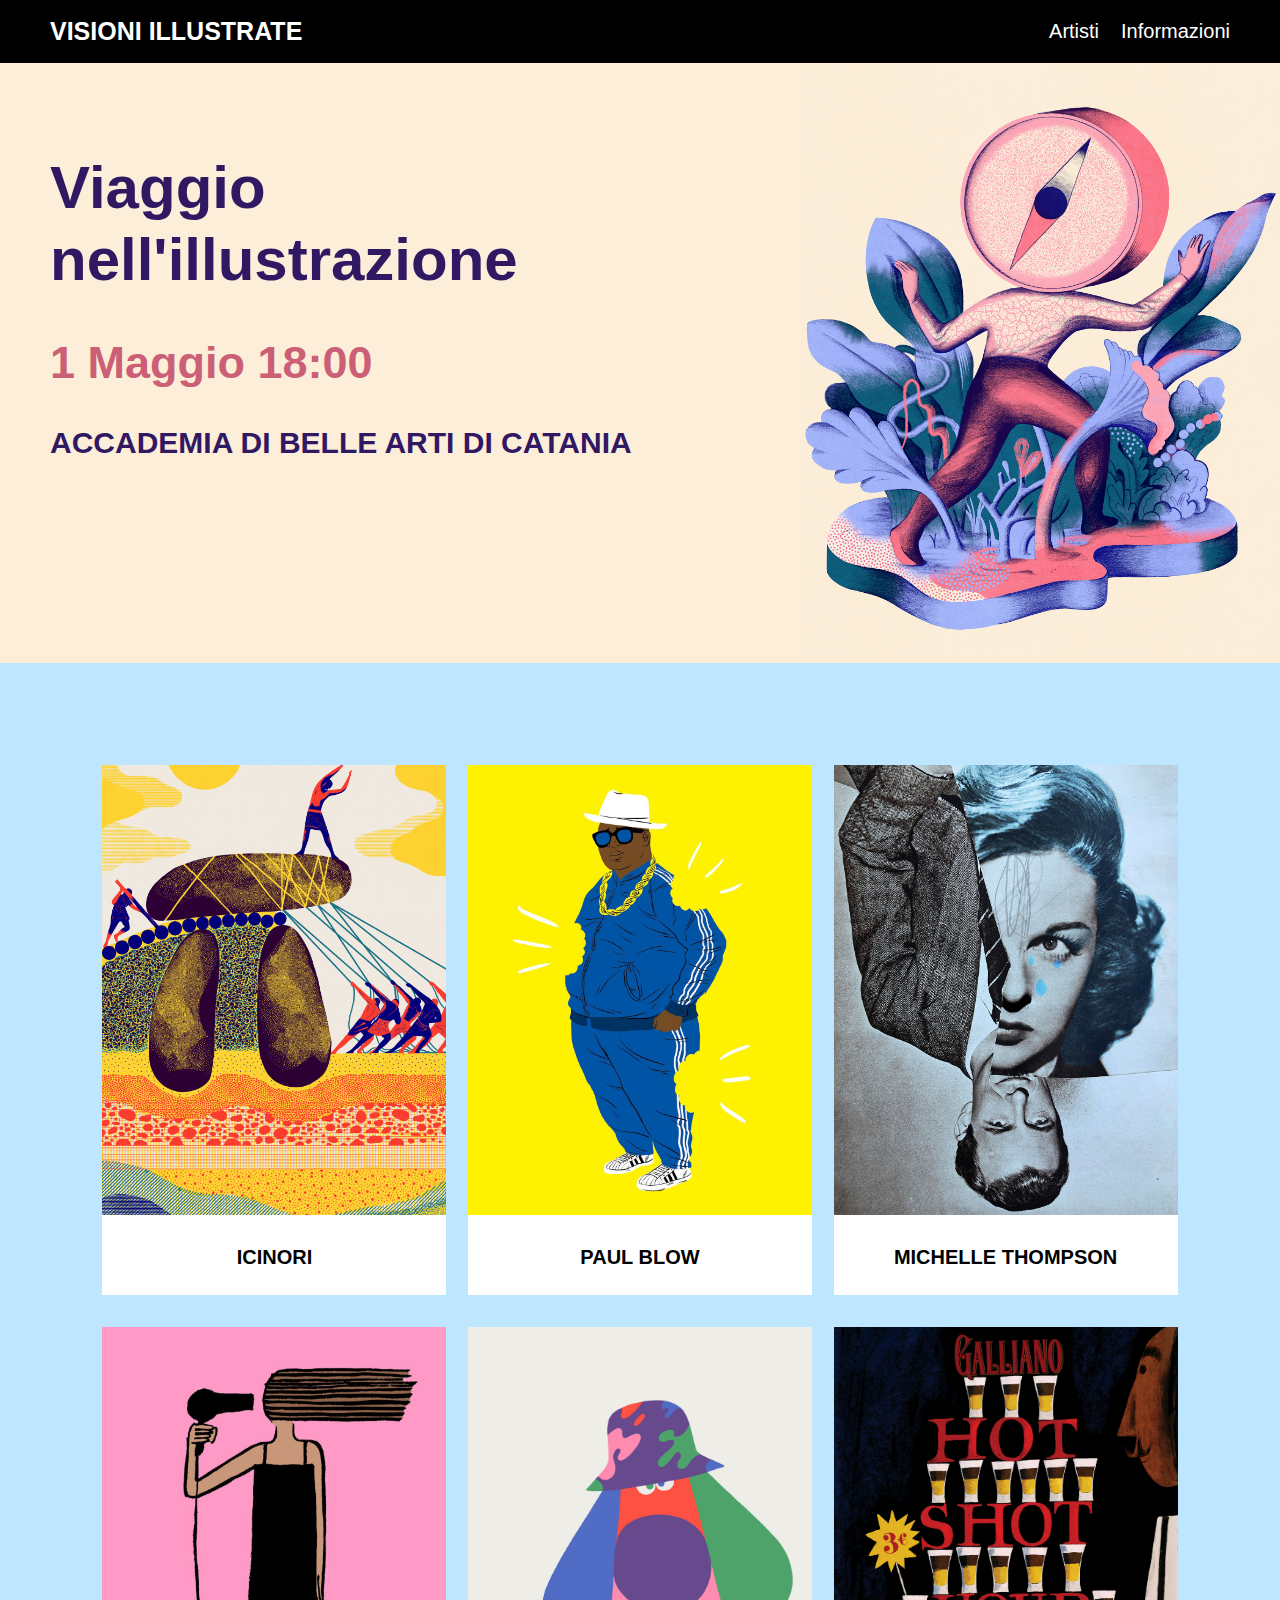
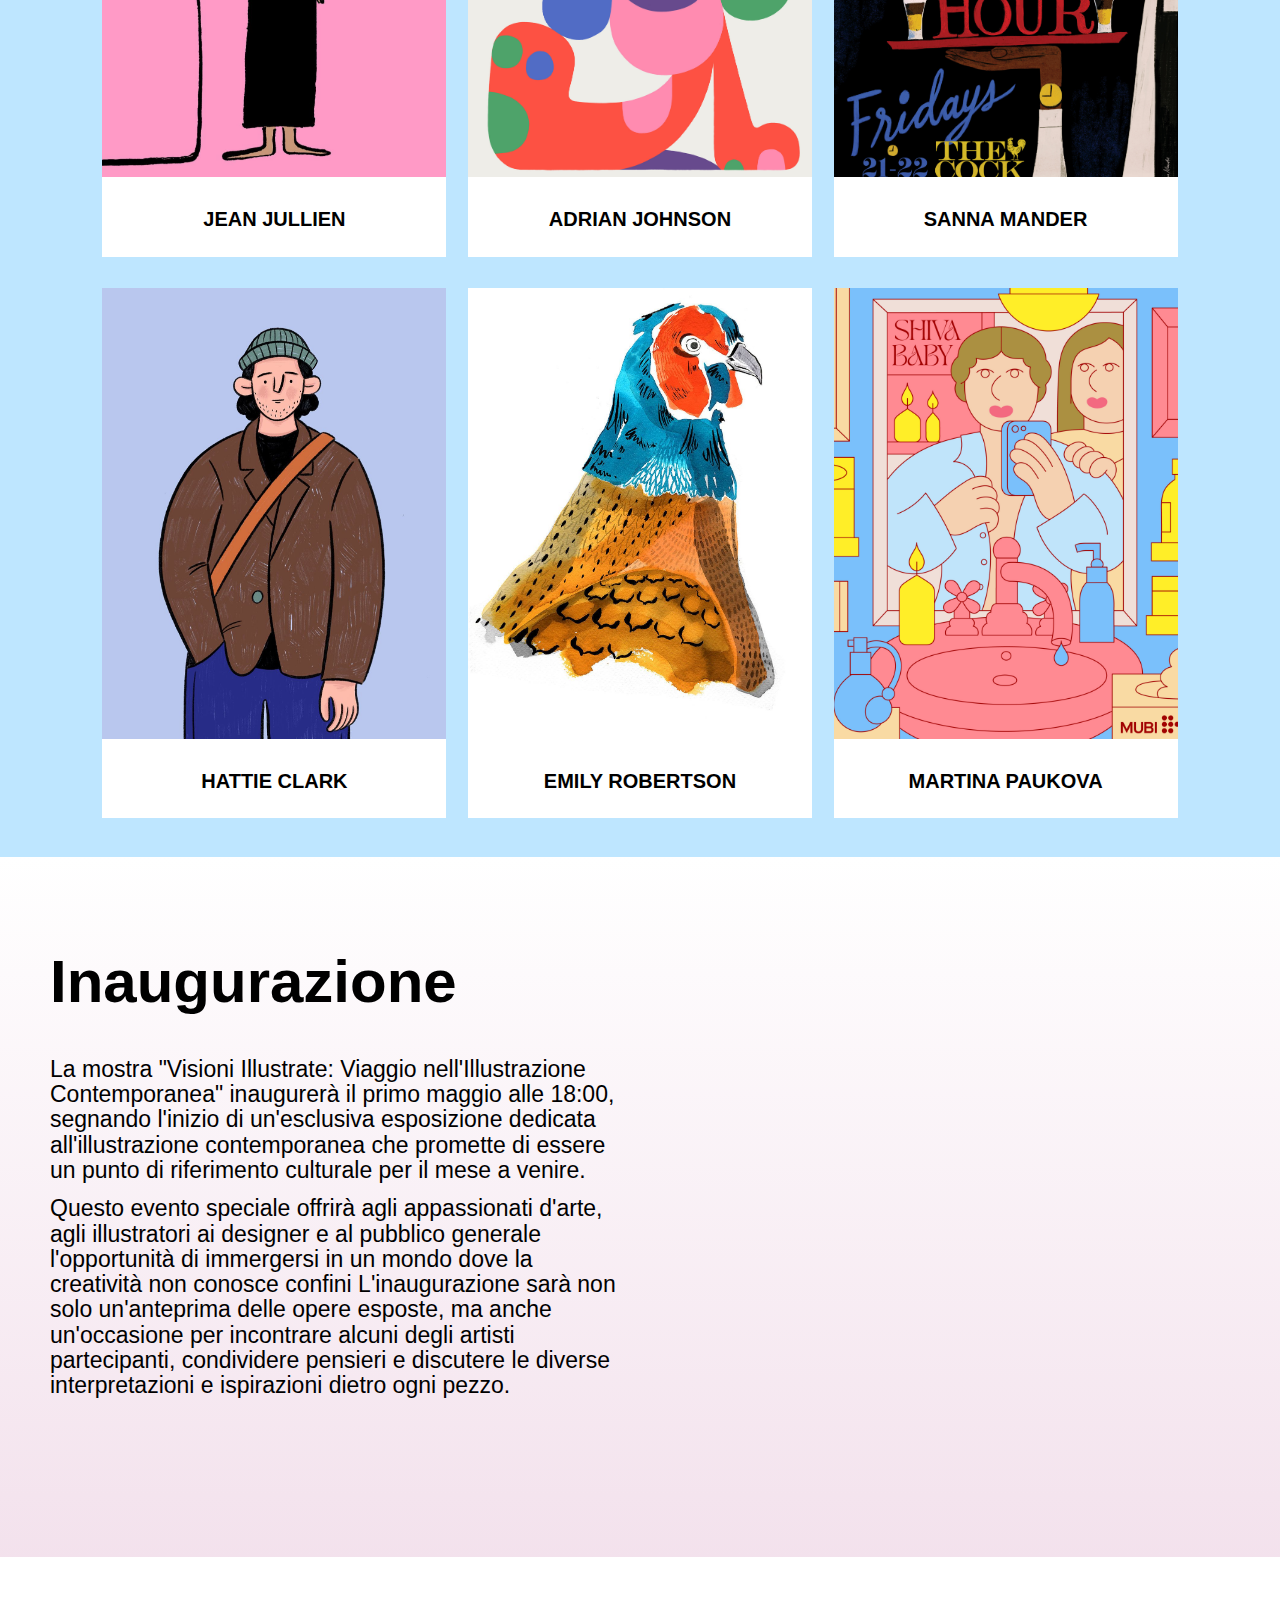
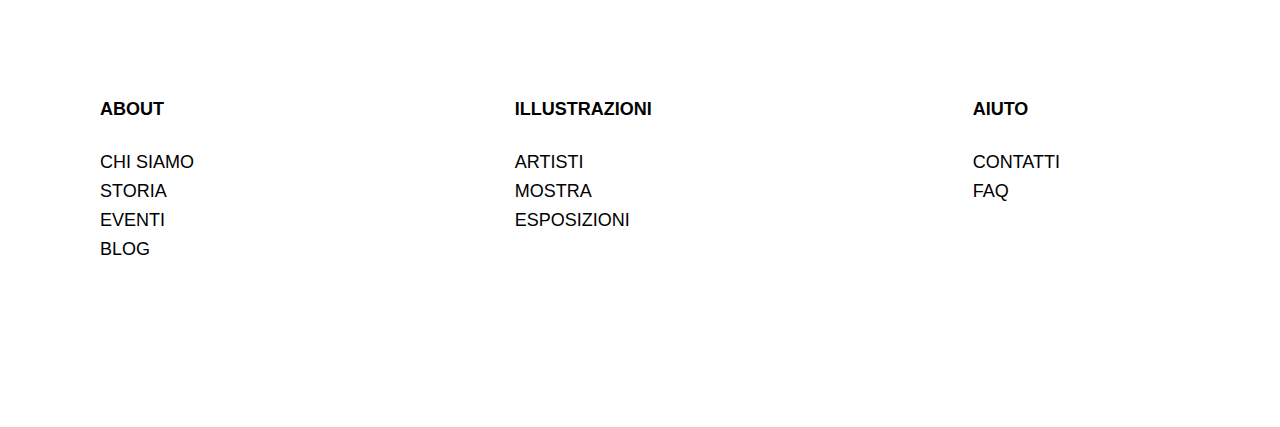
<file: index.html>
<!DOCTYPE html>
<html lang="en">
<head>
   <meta charset="UTF-8">
   <meta name="viewport" content="width=device-width, initial-scale=1.0">
   <title>Visioni Illustrate</title>
   <link rel="stylesheet" href="css/style.css"/>
</head>
<body>
   <header>
      <h1>VISIONI ILLUSTRATE</h1>
      <nav>
         <ul>
         <li><a href="artisti.html">Artisti</a></li>
         <li><a href="infomostra.html">Informazioni</a></li>
         </ul>
      </nav>
   </header>
   
   <main>
   <div class="herosection">   
      
      <div class="textherosection">   
         <h1>Viaggio nell'illustrazione</h1>
            <h2>1 Maggio 18:00</h2>
            <p>ACCADEMIA DI BELLE ARTI DI CATANIA</p>
      </div>
      
      <div class="imgherosection">
         <img src="img/icinori/icinori/AP_Icinori_MOXIE_1_2x.jpg" alt="">      
      </div>
   </div>
         
   <div class="cards">
      <div class="card">
         <a href="icinori.html"><img src="img/icinori/icinori/AP_Icinori_ARCHEO_2_2x-scaled.jpg" alt=""></a>
      <h4>ICINORI</h4>
      </div>

      <div class="card">
        <a href="paulblow.html"><img src="img/paul-blow/Handsome-Frank-Paul Blow (7).jpg" alt=""></a>
         <h4>PAUL BLOW</h4>
      </div>

      <div class="card">
         <a href="thompson.html"><img src="img/michelle-thompson/Handsome-Frank-Michelle Thompson (1).jpg" alt=""></a>
         <h4>MICHELLE THOMPSON</h4>
      </div>

      <div class="card">
        <img src="img/jean-jullien/Handsome-Frank-Jean Jullien (1).jpg" alt="">
      <h4>JEAN JULLIEN</h4>
      </div>

      <div class="card">
         <img src="img/adrian-johnson/AP_Adrian_Johnson_DAWG_2x-scaled.jpg" alt="">
         <h4>ADRIAN JOHNSON</h4>
      </div>

      <div class="card">
         <img src="img/sanna-mander/AP_Sanna_Mander_thecock-hotshots_2x-scaled.jpg" alt="">
         <h4>SANNA MANDER</h4>
      </div>

      <div class="card">
         <img src="img/hattie-clark/Handsome-Frank-Hattie Clark (1).jpg" alt="">
         <h4>HATTIE CLARK</h4>
      </div>

      <div class="card">
         <img src="img/emily-robertson/Handsome-Frank-Emily Robertson.jpg" alt="">
         <h4>EMILY ROBERTSON</h4>
      </div>

      <div class="card">
         <img src="img/martina-paukova/martina-paukova/AP_Martina_Paukova_MUBI-scaled.jpg" alt="">
         <h4>MARTINA PAUKOVA</h4>
      </div>
   </div>
   
   <div class="inaugurazione">
      <div class="testo_ina">
      <h1 id="arrivo">Inaugurazione</h1>
      
      <div class="p1">
      <p>
         La mostra "Visioni Illustrate: Viaggio nell'Illustrazione Contemporanea" inaugurerà il primo maggio alle 18:00,
         segnando l'inizio di un'esclusiva esposizione dedicata all'illustrazione contemporanea che promette di essere un
         punto di riferimento culturale per il mese a venire.
      </p>
   </div>

   <div class="p2">
      <p>
         Questo evento speciale offrirà agli appassionati d'arte, agli illustratori
         ai designer e al pubblico generale l'opportunità di immergersi in un mondo dove la creatività non conosce confini
         L'inaugurazione sarà non solo un'anteprima delle opere esposte, ma anche un'occasione per incontrare alcuni degli artisti partecipanti,
         condividere pensieri e discutere le diverse interpretazioni e ispirazioni dietro ogni pezzo.
      </p>
   </div>
      </div>
   </div>
   
   <div class="footer-container">
      <div class="footer">
      <div class="footer-heading footer-1000000">
          <h6>ABOUT</h6>
          <a href="#">CHI SIAMO</a>
          <a href="#">STORIA</a>
          <a href="#">EVENTI</a>
          <a href="#">BLOG</a>
        </div>
        <div class="footer-heading footer-2">
          <h6>ILLUSTRAZIONI</h6>
          <a href="#">ARTISTI</a>
          <a href="#">MOSTRA</a>
          <a href="#">ESPOSIZIONI</a>
        </div>
        <div class="footer-heading footer-3">
          <h6>AIUTO</h6>
          <a href="#">CONTATTI</a>
          <a href="#">FAQ</a>
        </div>
      </div>
    </div>
   </main>
</body>
</html>
</file>
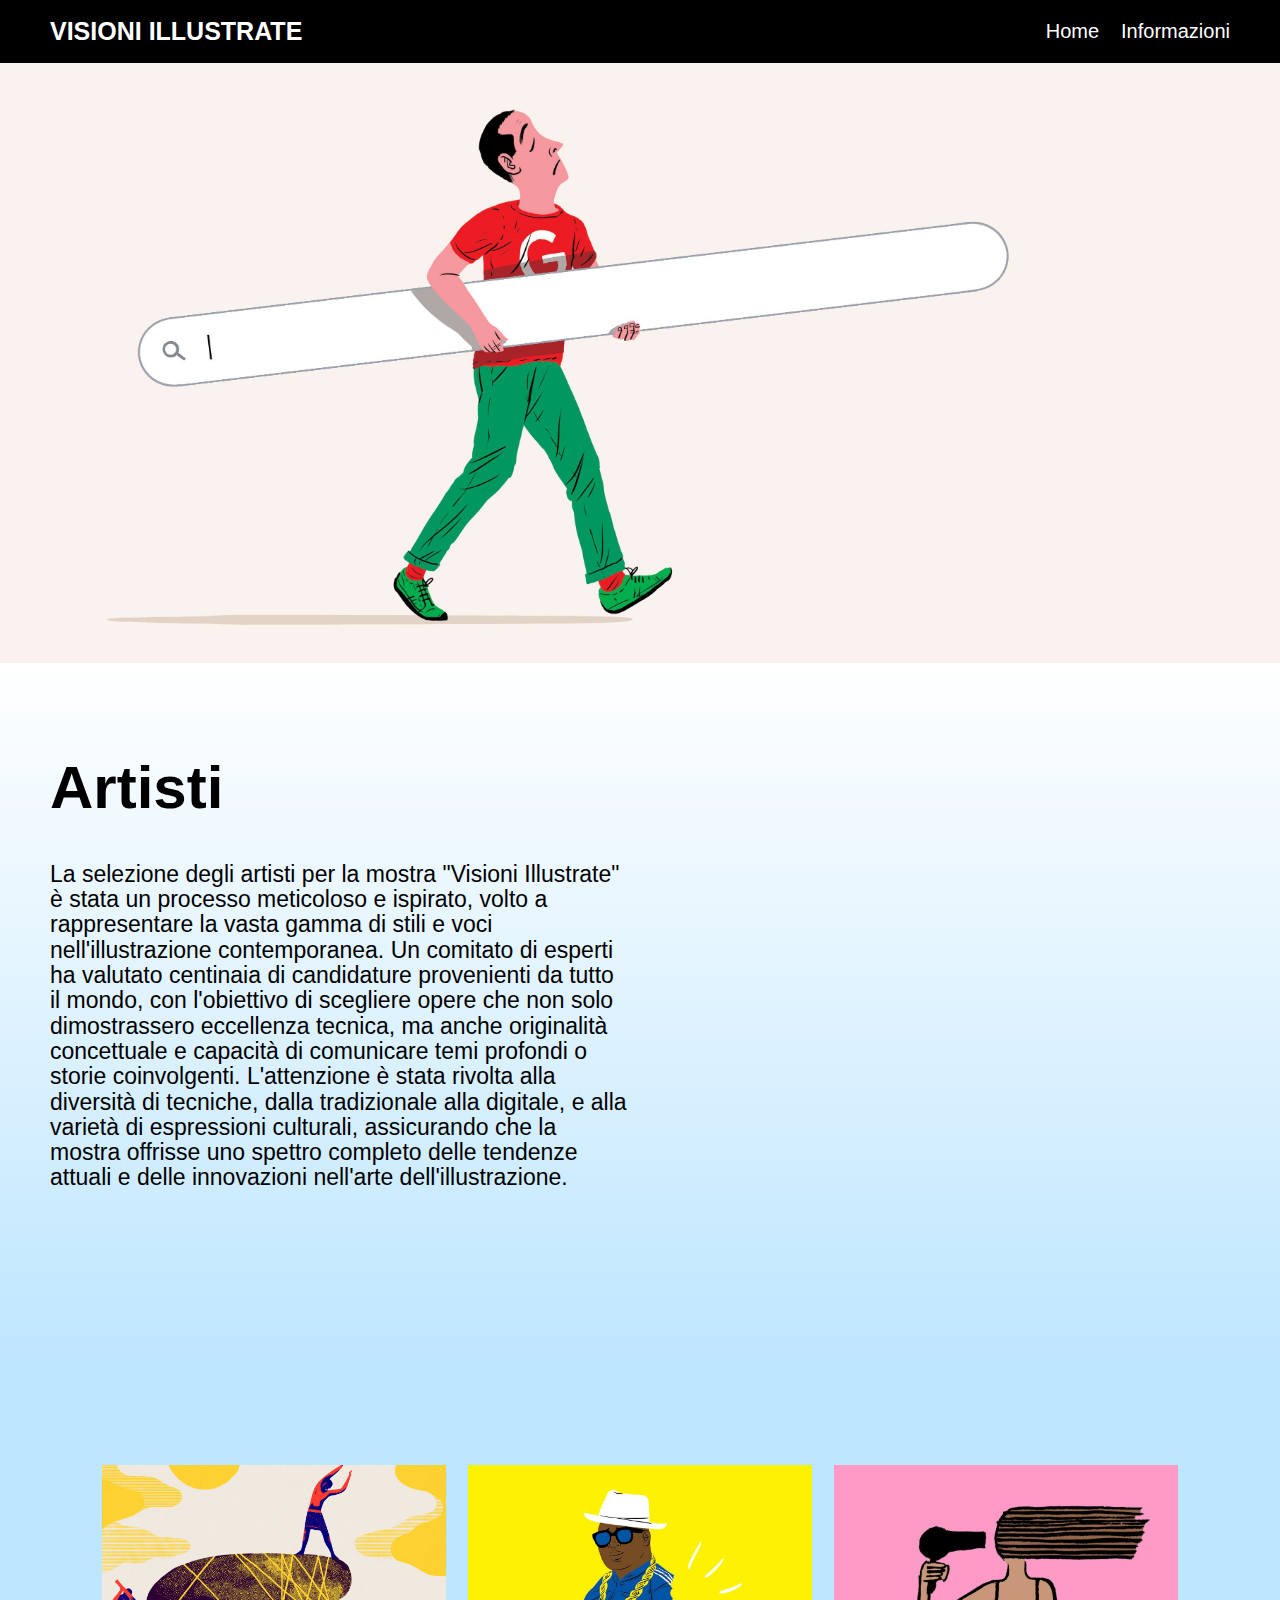
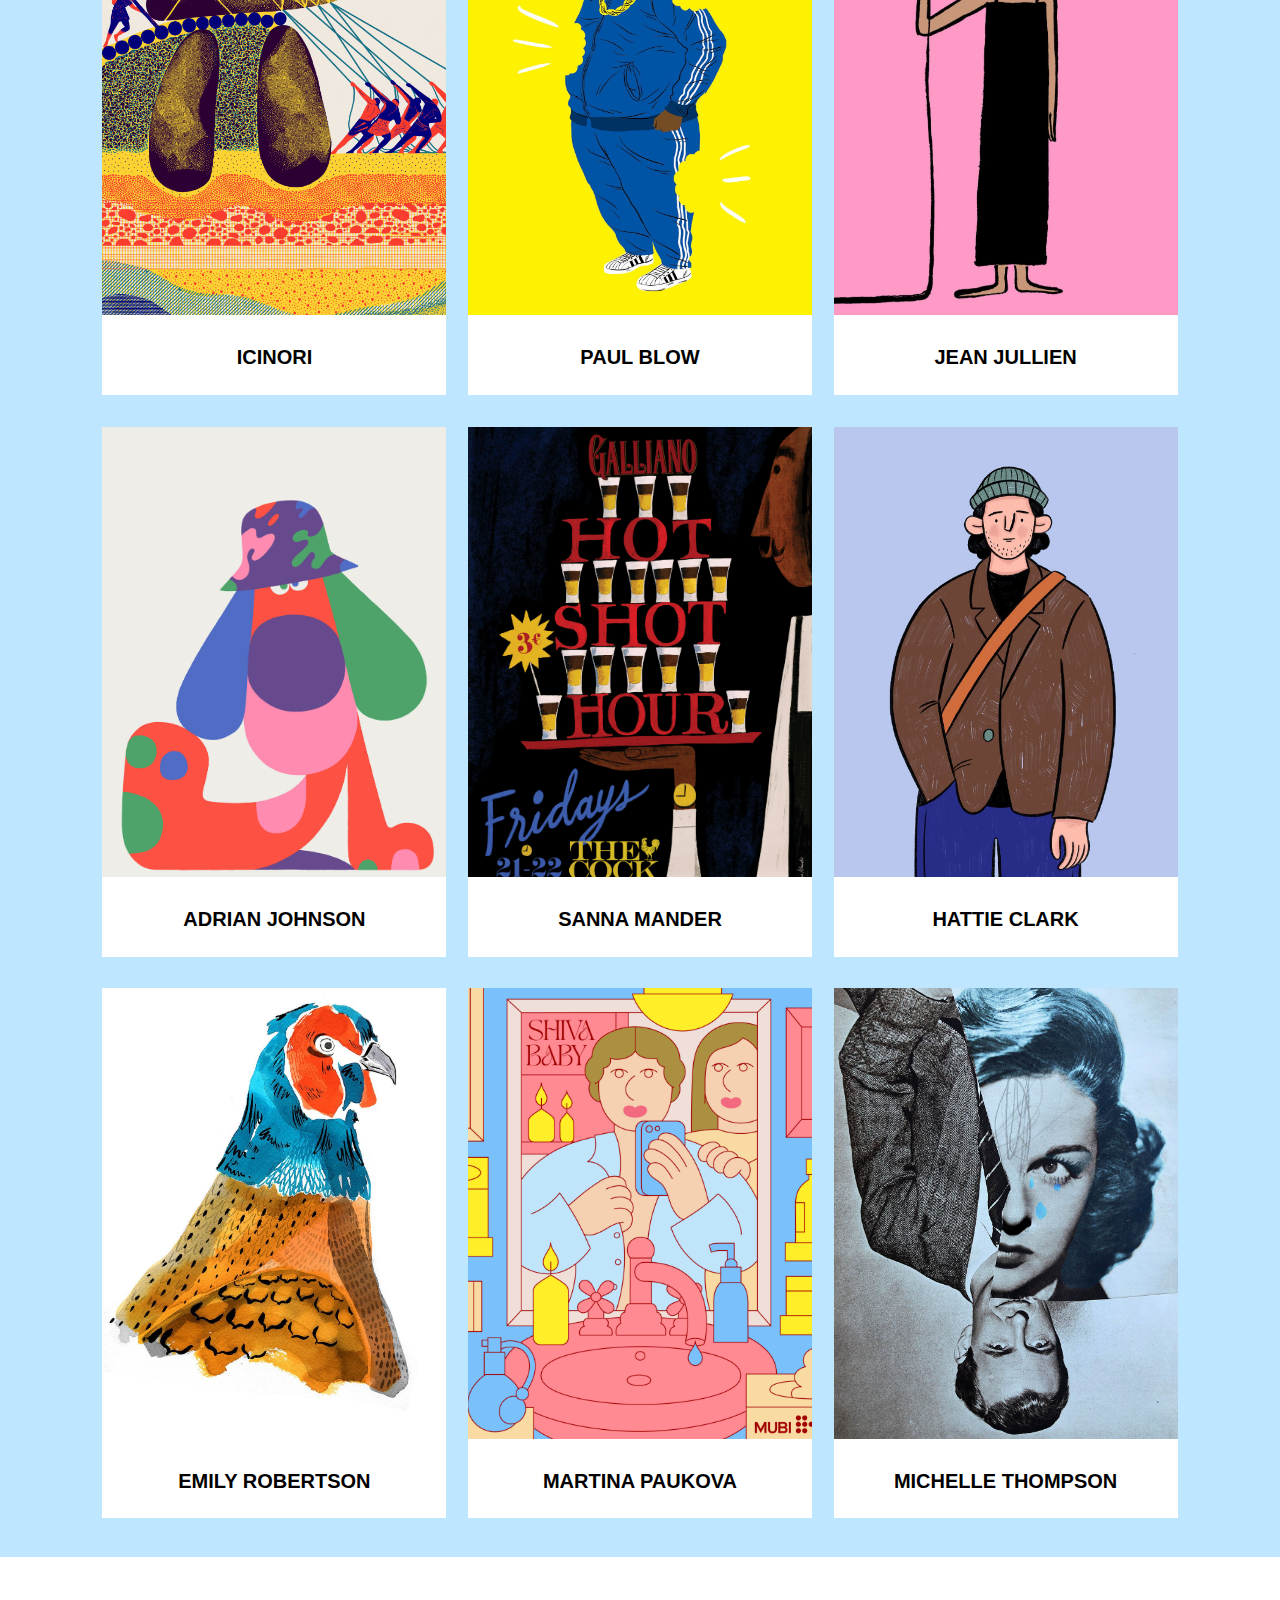
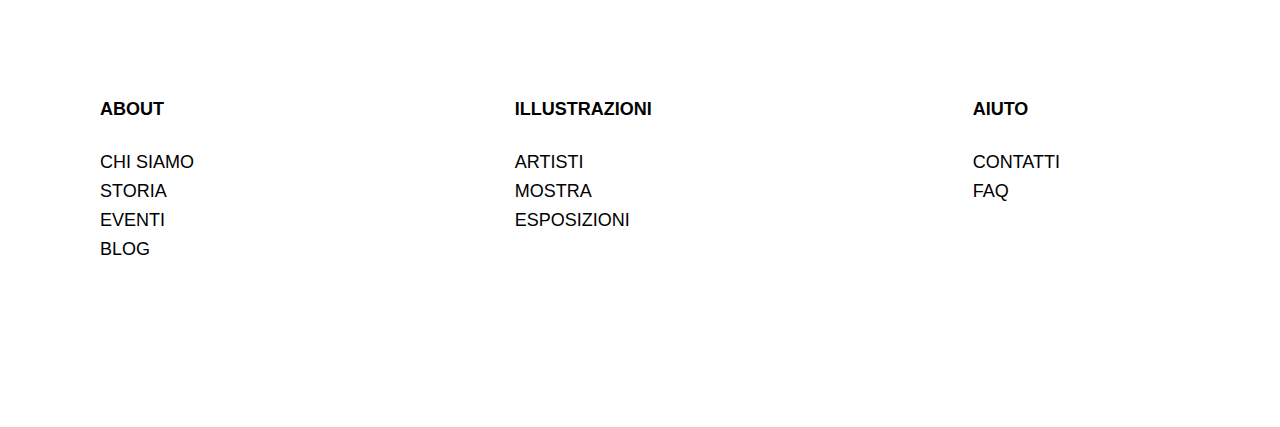
<file: artisti.html>
<!DOCTYPE html>
<html lang="en">
<head>
   <meta charset="UTF-8">
   <meta name="viewport" content="width=device-width, initial-scale=1.0">
   <title>Artisti</title>
   <link rel="stylesheet" href="css/style.css">
</head>
<body class="artisti">
   <header>
      <h1>VISIONI ILLUSTRATE</h1>
      <nav>
         <ul>
         <li><a href="index.html">Home</a></li>
         <li><a href="infomostra.html">Informazioni</a></li>
         </ul>
      </nav>
   </header>

<div class="herosection">
<img src="img/paul-blow/Handsome-Frank-Paul Blow (9).jpg" alt="">
</div>

<div class="artisti">
   <div class="testo_art">
   <h1>Artisti</h1>
   <p>
      La selezione degli artisti per la mostra "Visioni Illustrate" è stata un processo meticoloso
      e ispirato, volto a rappresentare la vasta gamma di stili e voci nell'illustrazione contemporanea.
      Un comitato di esperti ha valutato centinaia di candidature provenienti da tutto il mondo,
      con l'obiettivo di scegliere opere che non solo dimostrassero eccellenza tecnica, ma anche originalità concettuale
      e capacità di comunicare temi profondi o storie coinvolgenti. L'attenzione è stata rivolta alla diversità di tecniche,
      dalla tradizionale alla digitale, e alla varietà di espressioni culturali, assicurando che la mostra offrisse uno spettro completo
      delle tendenze attuali e delle innovazioni nell'arte dell'illustrazione.
   </p>
   </div>
</div>

<div class="cards">
   <div class="card">
         <img src="img/icinori/icinori/AP_Icinori_ARCHEO_2_2x-scaled.jpg" alt="">
   <h4>ICINORI</h4>
   </div>

   <div class="card">
      <img src="img/paul-blow/Handsome-Frank-Paul Blow (7).jpg" alt="">
      <h4>PAUL BLOW</h4>
   </div>

   <div class="card">
      <img src="img/jean-jullien/Handsome-Frank-Jean Jullien (1).jpg" alt="">
   <h4>JEAN JULLIEN</h4>
   </div>

   <div class="card">
      <img src="img/adrian-johnson/AP_Adrian_Johnson_DAWG_2x-scaled.jpg" alt="">
      <h4>ADRIAN JOHNSON</h4>
   </div>

   <div class="card">
      <img src="img/sanna-mander/AP_Sanna_Mander_thecock-hotshots_2x-scaled.jpg" alt="">
      <h4>SANNA MANDER</h4>
   </div>

   <div class="card">
      <img src="img/hattie-clark/Handsome-Frank-Hattie Clark (1).jpg" alt="">
      <h4>HATTIE CLARK</h4>
   </div>

   <div class="card">
      <img src="img/emily-robertson/Handsome-Frank-Emily Robertson.jpg" alt="">
      <h4>EMILY ROBERTSON</h4>
   </div>

   <div class="card">
      <img src="img/martina-paukova/martina-paukova/AP_Martina_Paukova_MUBI-scaled.jpg" alt="">
      <h4>MARTINA PAUKOVA</h4>
   </div>

   <div class="card">
      <img src="img/michelle-thompson/Handsome-Frank-Michelle Thompson (1).jpg" alt="">
      <h4>MICHELLE THOMPSON</h4>
   </div>
</div>

<div class="footer-container">
   <div class="footer">
   <div class="footer-heading footer-1000000">
       <h6>ABOUT</h6>
       <a href="#">CHI SIAMO</a>
       <a href="#">STORIA</a>
       <a href="#">EVENTI</a>
       <a href="#">BLOG</a>
     </div>
     <div class="footer-heading footer-2">
       <h6>ILLUSTRAZIONI</h6>
       <a href="#">ARTISTI</a>
       <a href="#">MOSTRA</a>
       <a href="#">ESPOSIZIONI</a>
     </div>
     <div class="footer-heading footer-3">
       <h6>AIUTO</h6>
       <a href="#">CONTATTI</a>
       <a href="#">FAQ</a>
     </div>
   </div>
 </div>

</body>
</html>
</file>
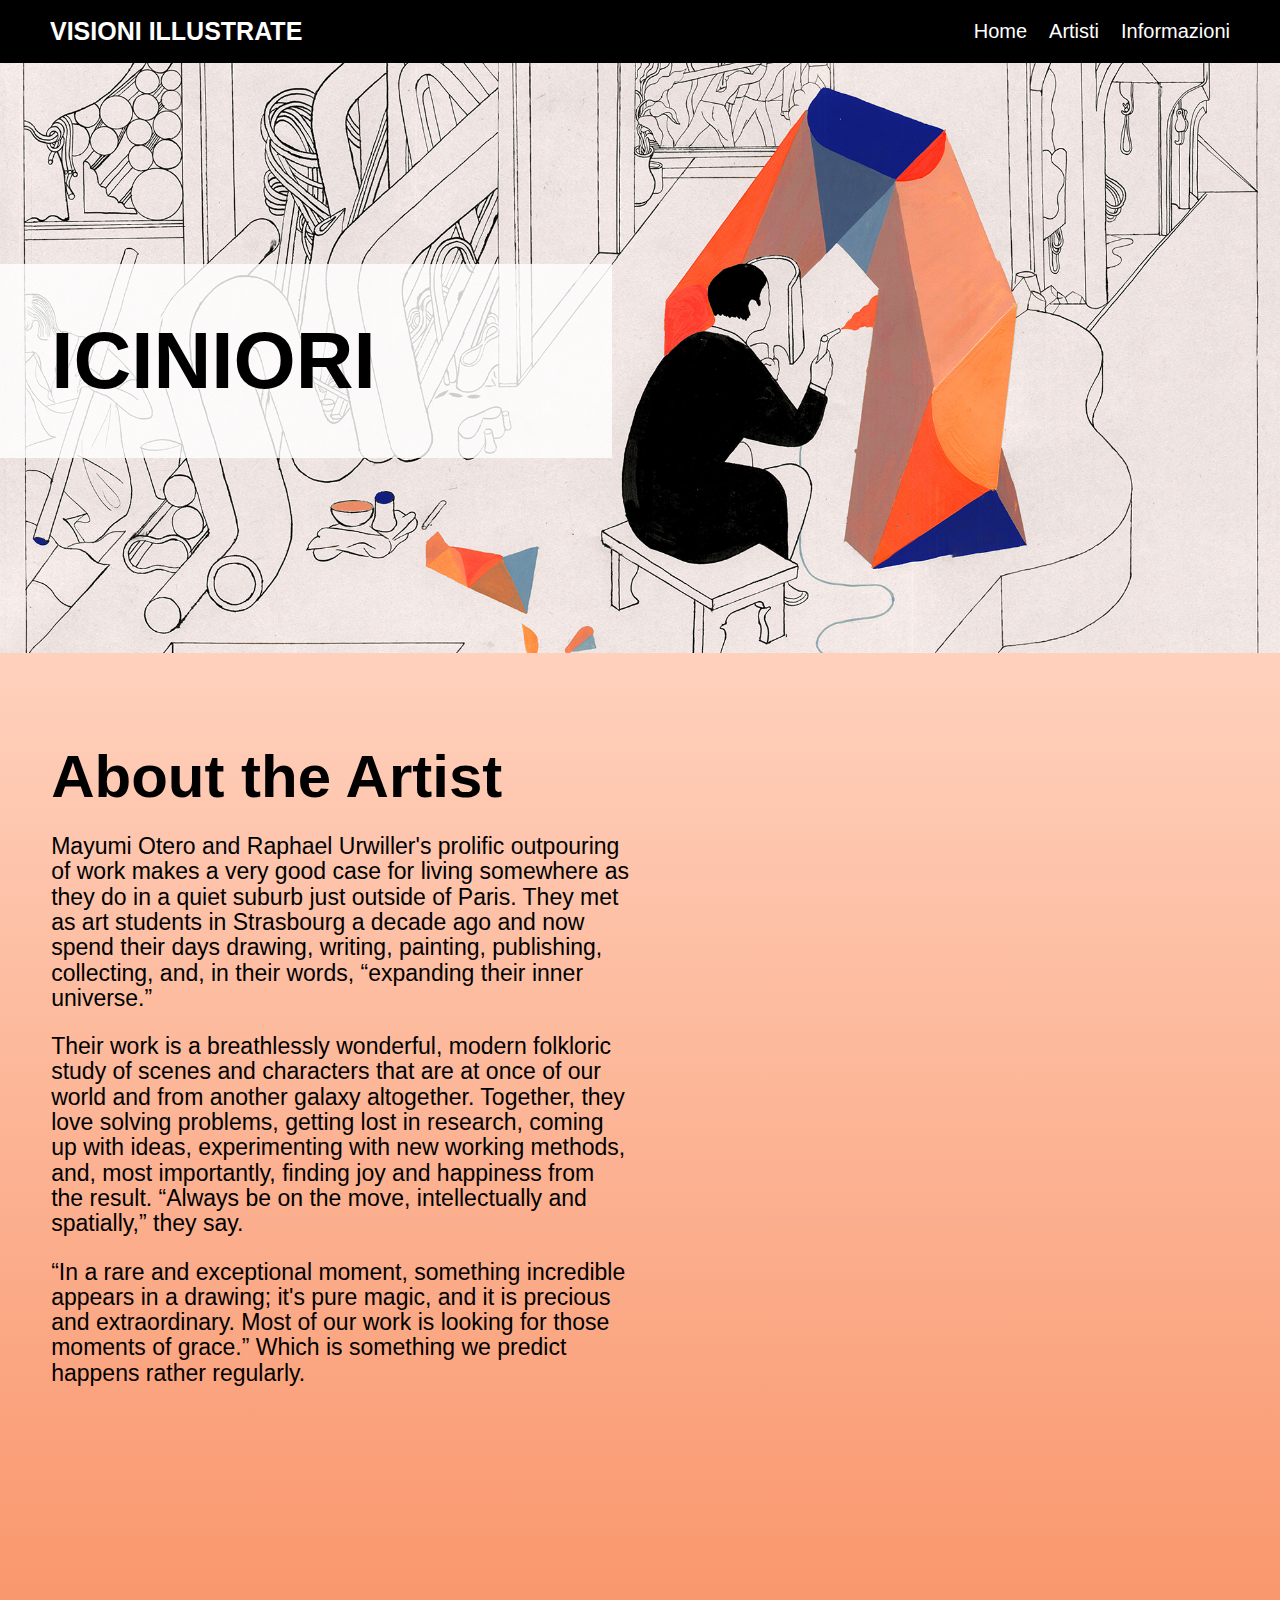
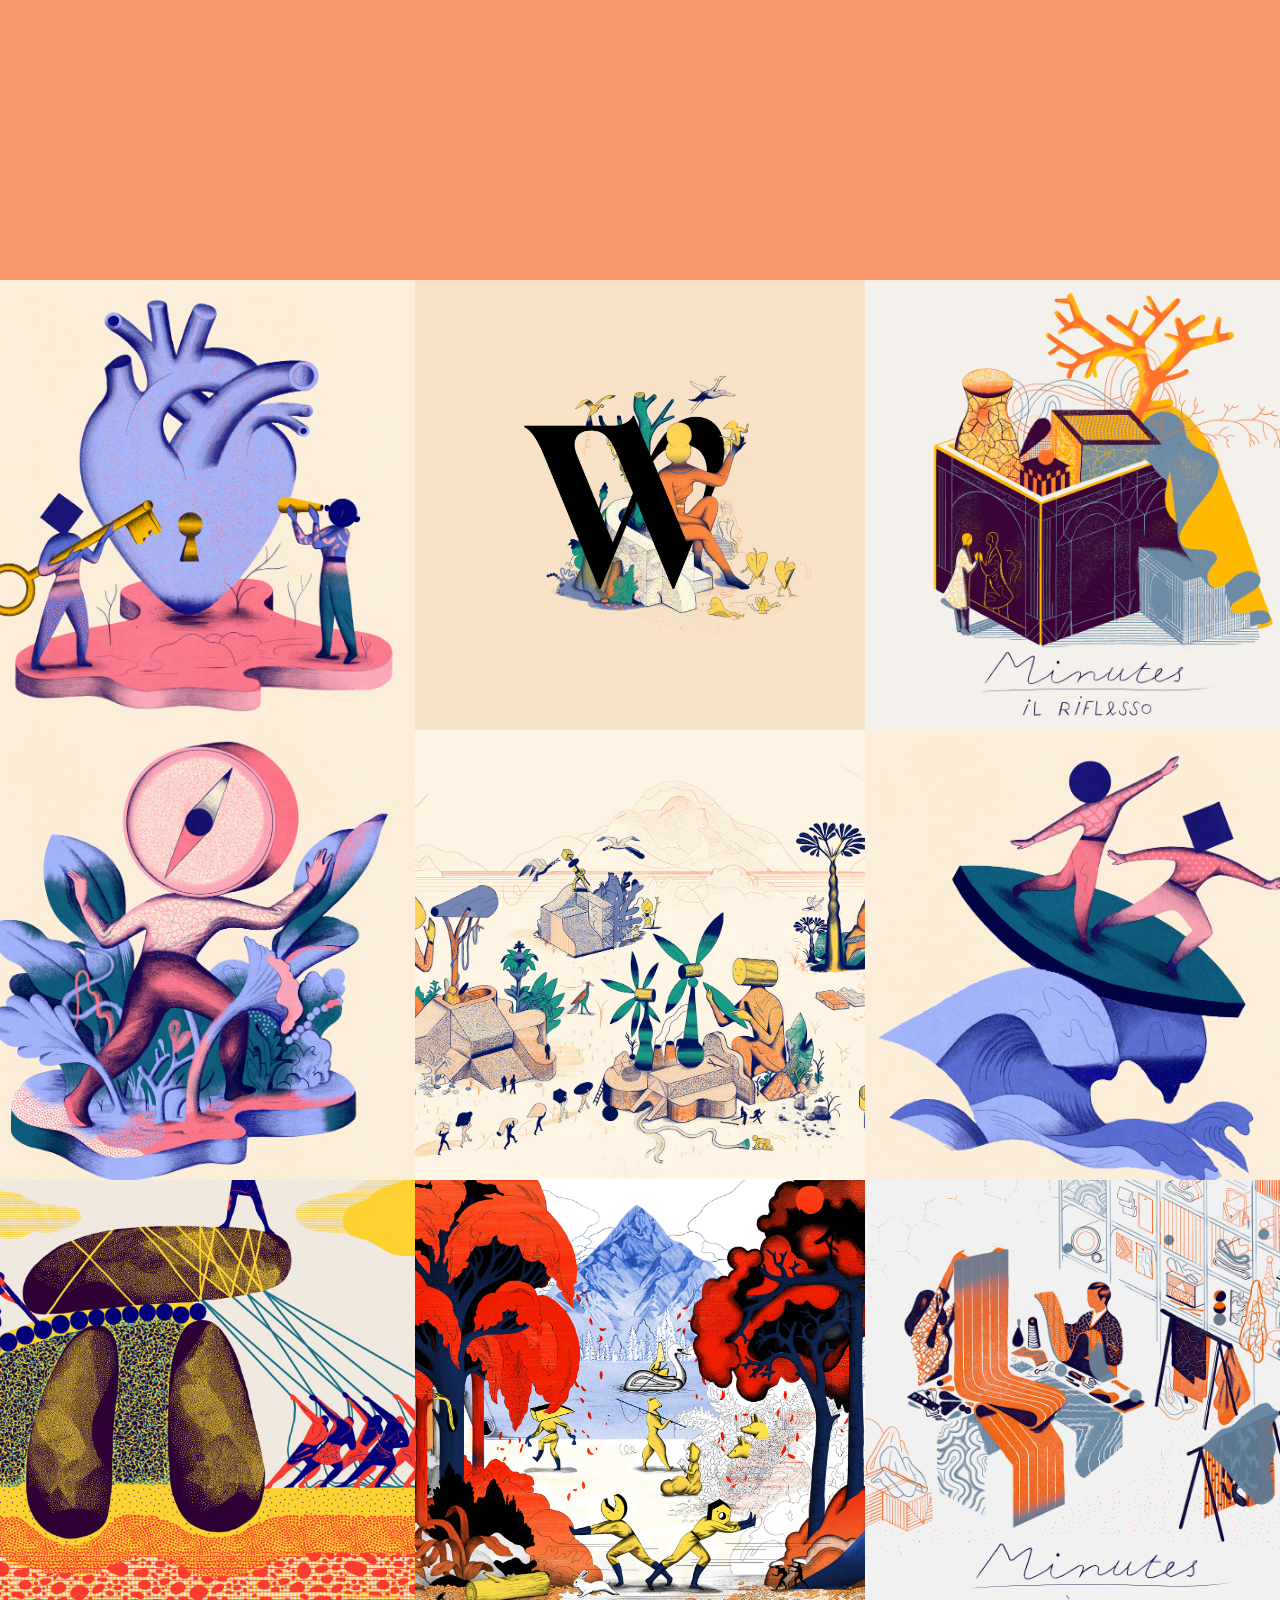
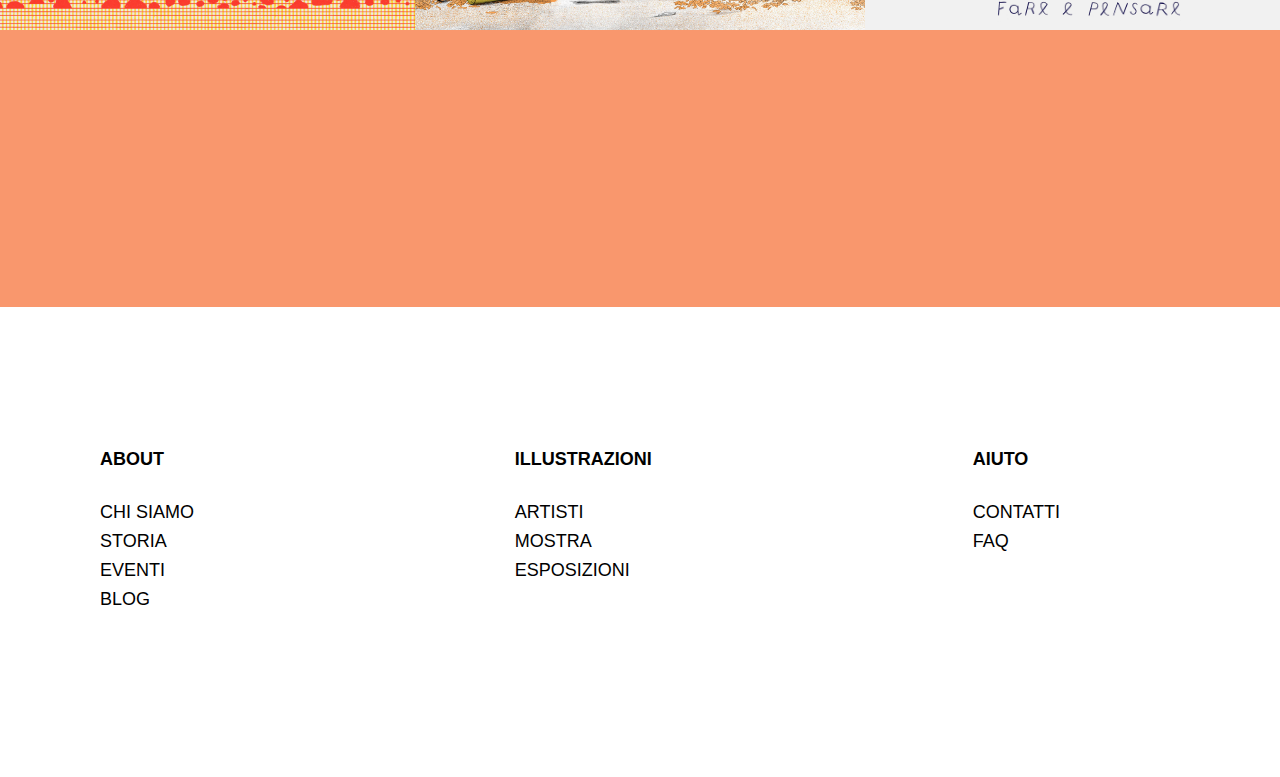
<file: icinori.html>
<!DOCTYPE html>
<html lang="en">
<head>
   <meta charset="UTF-8">
   <meta name="viewport" content="width=device-width, initial-scale=1.0">
   <title>Icinori</title>
   <link rel="stylesheet" href="css/style.css">
</head>
<body class="icinori">
   <header>
      <h1>VISIONI ILLUSTRATE</h1>
      <nav>
         <ul>
         <li><a href="index.html">Home</a></li>
         <li><a href="artisti.html">Artisti</a></li>
         <li><a href="infomostra.html">Informazioni</a></li>
         </ul>
      </nav>
   </header>

<div class="herosection">
<img src="img/icinori/icinori/AP_Icinori_mullae_2x.jpg" alt="">
   <h1>ICINIORI</h1>
</div>

<div class="about">
   <div class="p">
   <h1>About the Artist</h1>
   <p>
Mayumi Otero and Raphael Urwiller's prolific outpouring of work makes a very good case for living somewhere as they do in a quiet suburb just outside of Paris. They met as art students in Strasbourg a decade ago and now spend their days drawing, writing, painting, publishing, collecting, and, in their words, “expanding their inner universe.”
</p>

<p>
Their work is a breathlessly wonderful, modern folkloric study of scenes and characters that are at once of our world and from another galaxy altogether. Together, they love solving problems, getting lost in research, coming up with ideas, experimenting with new working methods, and, most importantly, finding joy and happiness from the result. “Always be on the move, intellectually and spatially,” they say.
</p>

<p>
“In a rare and exceptional moment, something incredible appears in a drawing; it's pure magic, and it is precious and extraordinary. Most of our work is looking for those moments of grace.” Which is something we predict happens rather regularly.
</p>
   </div>
</div>

<div class="cards">

   <div class="cards2">
   
   <div class="card">
      <img src="img/icinori/icinori/AP_Icinori_MOXIE_2_2x.jpg" alt="">
   </div>

   <div class="card">
      <img src="img/icinori/icinori/AP_Icinori_Whereby-W_2x.jpg" alt="">
   </div>
         
   <div class="card">
      <img src="img/icinori/icinori/AP_Icinori_DEDAR_5_2x.jpg" alt="">
   </div>

   <div class="card">
      <img src="img/icinori/icinori/AP_Icinori_MOXIE_1_2x.jpg" alt="">
   </div>

   <div class="card">
      <img src="img/icinori/icinori/AP_Icinori_whereby_panorama_2x.jpg" alt="">
   </div>

   <div class="card">
      <img src="img/icinori/icinori/AP_Icinori_MOXIE_3_2x.jpg" alt="">
   </div>

   <div class="card">
      <img src="img/icinori/icinori/AP_Icinori_ARCHEO_2_2x-scaled.jpg" alt="">
   </div>

   <div class="card">
      <img src="img/icinori/icinori/AP_Icinori_ET-PUIS_PRINT_3_2x.jpg" alt="">
   </div>

   <div class="card">
      <img src="img/icinori/icinori/AP_Icinori_DEDAR_4_2x.jpg" alt="">
   </div>

</div>

</div>

<div class="footer-container">
   <div class="footer">
   <div class="footer-heading footer-1000000">
   <h6>ABOUT</h6>
   <a href="#">CHI SIAMO</a>
   <a href="#">STORIA</a>
   <a href="#">EVENTI</a>
   <a href="#">BLOG</a>
   </div>
   <div class="footer-heading footer-2">
   <h6>ILLUSTRAZIONI</h6>
   <a href="#">ARTISTI</a>
   <a href="#">MOSTRA</a>
   <a href="#">ESPOSIZIONI</a>
   </div>
   <div class="footer-heading footer-3">
   <h6>AIUTO</h6>
   <a href="#">CONTATTI</a>
   <a href="#">FAQ</a>
   </div>
   </div>
</div>

</body>
</html>
</file>
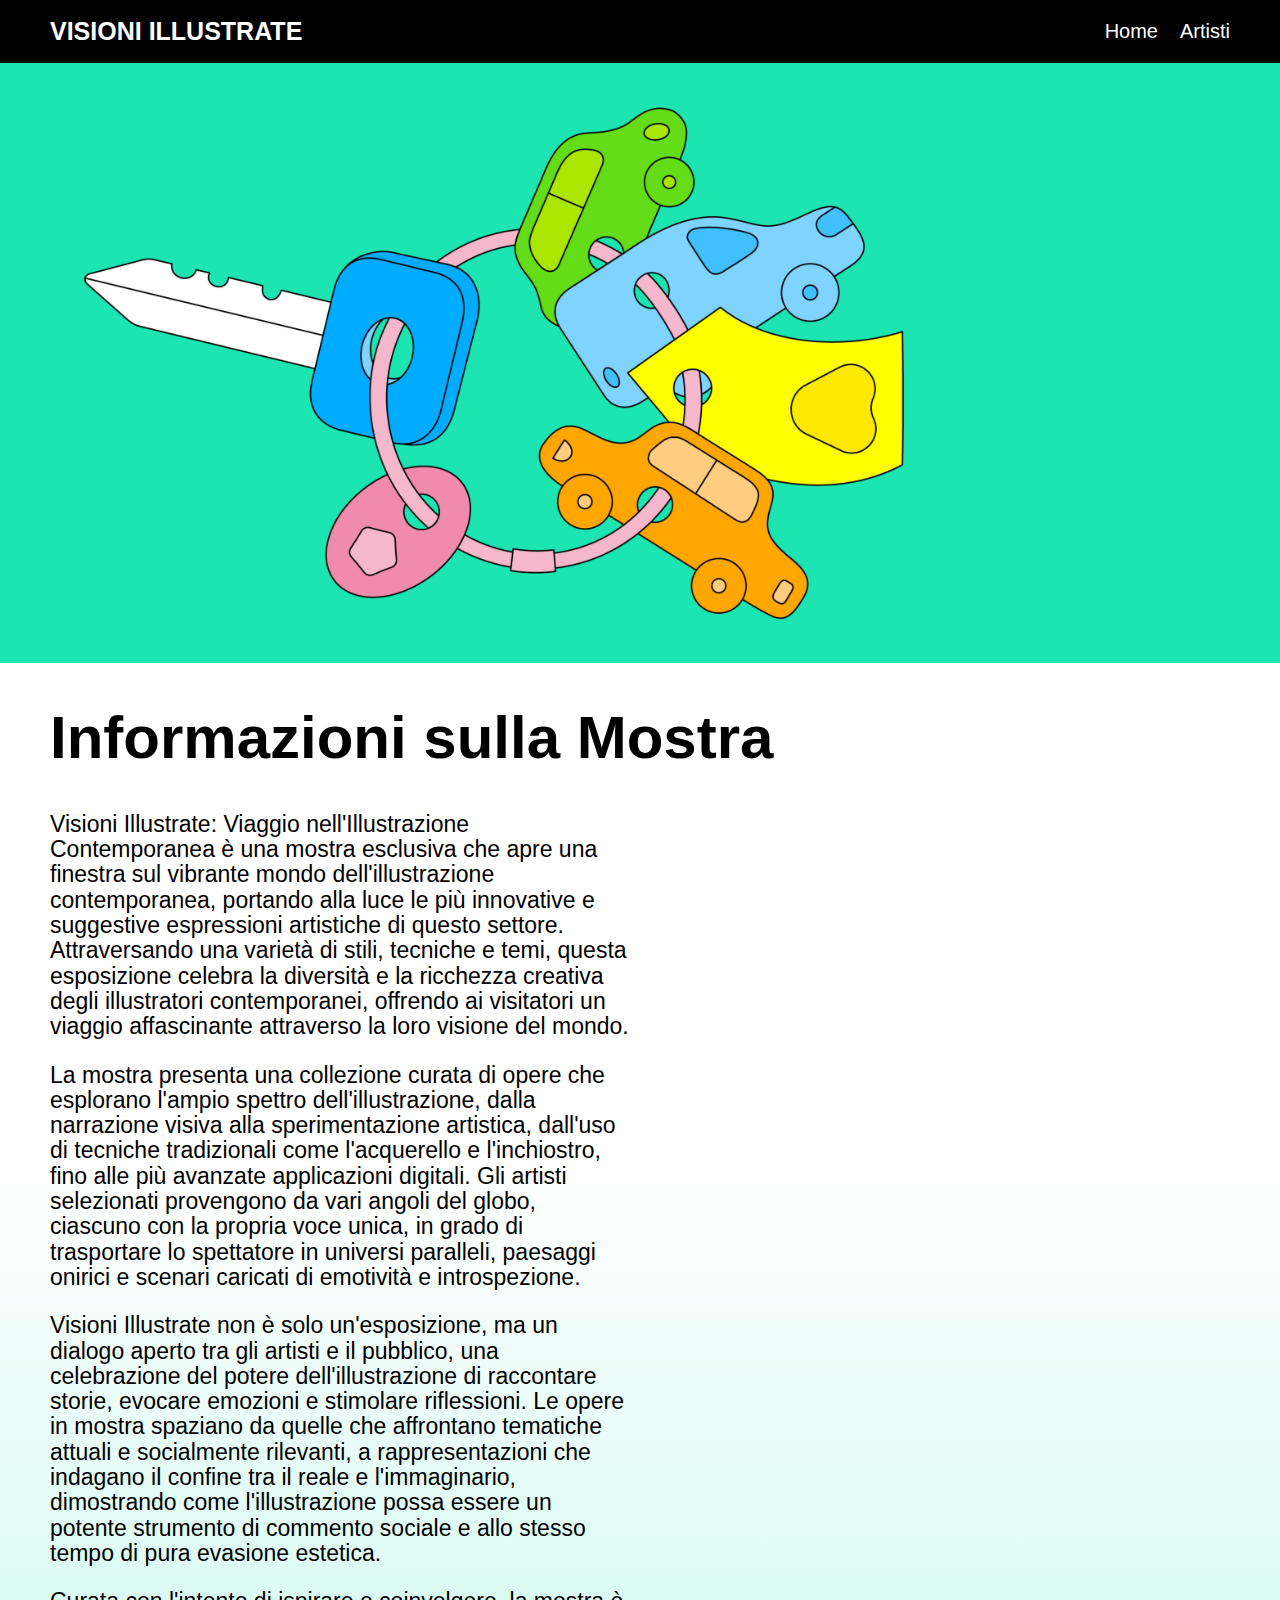
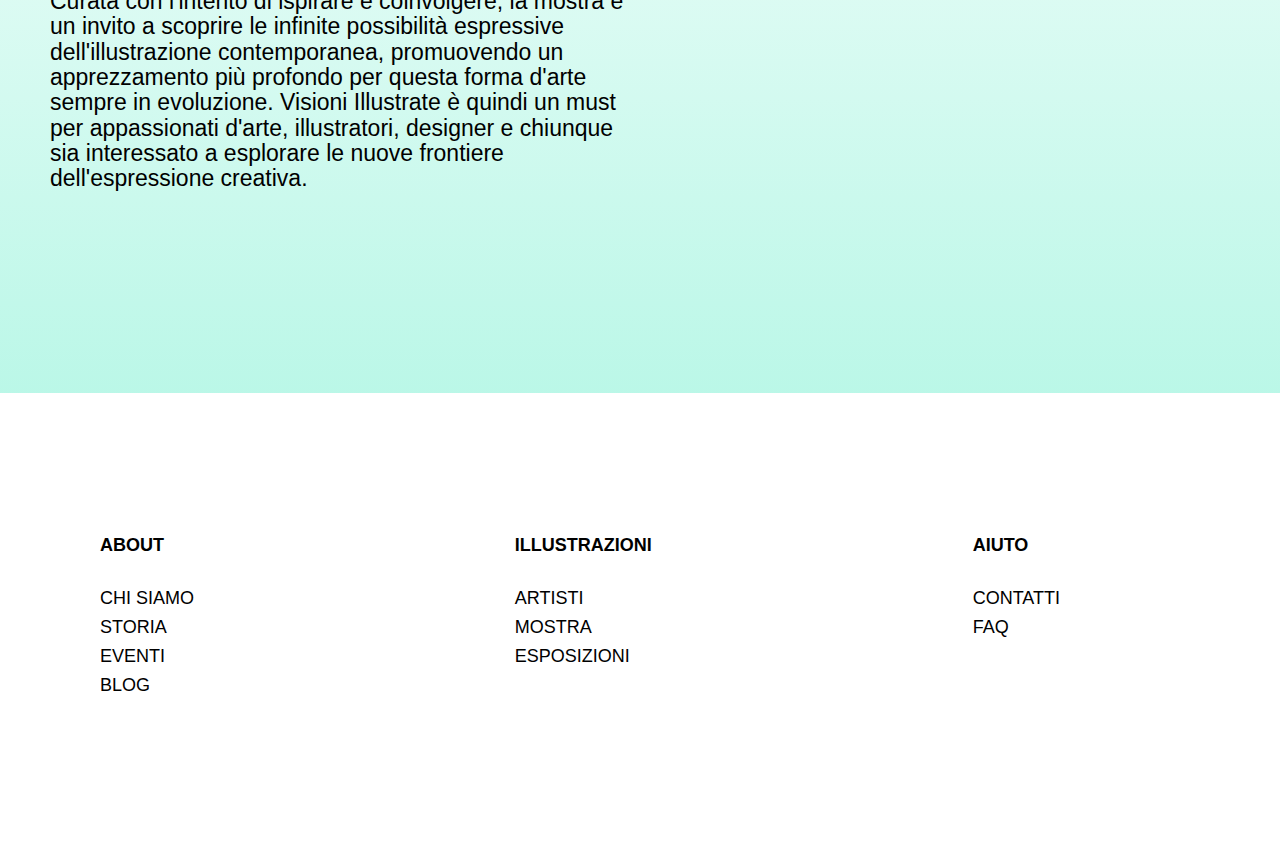
<file: infomostra.html>
<!DOCTYPE html>
<html lang="en">
<head>
   <meta charset="UTF-8">
   <meta name="viewport" content="width=device-width, initial-scale=1.0">
   <title>Informazioni sulla Mostra</title>
   <link rel="stylesheet" href="css/style.css">
</head>
<body class="infomostra">
   <header>
      <h1>VISIONI ILLUSTRATE</h1>
      <nav>
         <ul>
         <li><a href="index.html">Home</a></li>
         <li><a href="artisti.html">Artisti</a></li>
         </ul>
      </nav>
   </header>

<div class="herosection">
   <img src="img/martina-paukova/martina-paukova/AP_Martina_Paukova_Google_Play_2-scaled.jpg" alt="">
</div>

   <div class="infomostra">
      <h1>Informazioni sulla Mostra</h1>
      
   <div class="p">
      
      <p>
      Visioni Illustrate: Viaggio nell'Illustrazione Contemporanea è una mostra esclusiva che apre una finestra sul vibrante mondo dell'illustrazione contemporanea, portando alla luce le più innovative e suggestive espressioni artistiche di questo settore. Attraversando una varietà di stili, tecniche e temi, questa esposizione celebra la diversità e la ricchezza creativa degli illustratori contemporanei, offrendo ai visitatori un viaggio affascinante attraverso la loro visione del mondo.
      </p>

      <p>
         La mostra presenta una collezione curata di opere che esplorano l'ampio spettro dell'illustrazione, dalla narrazione visiva alla sperimentazione artistica, dall'uso di tecniche tradizionali come l'acquerello e l'inchiostro, fino alle più avanzate applicazioni digitali. Gli artisti selezionati provengono da vari angoli del globo, ciascuno con la propria voce unica, in grado di trasportare lo spettatore in universi paralleli, paesaggi onirici e scenari caricati di emotività e introspezione.
      </p>

      <p>
      Visioni Illustrate non è solo un'esposizione, ma un dialogo aperto tra gli artisti e il pubblico, una celebrazione del potere dell'illustrazione di raccontare storie, evocare emozioni e stimolare riflessioni. Le opere in mostra spaziano da quelle che affrontano tematiche attuali e socialmente rilevanti, a rappresentazioni che indagano il confine tra il reale e l'immaginario, dimostrando come l'illustrazione possa essere un potente strumento di commento sociale e allo stesso tempo di pura evasione estetica.
      </p>

      <p>
         Curata con l'intento di ispirare e coinvolgere, la mostra è un invito a scoprire le infinite possibilità espressive dell'illustrazione contemporanea, promuovendo un apprezzamento più profondo per questa forma d'arte sempre in evoluzione. Visioni Illustrate è quindi un must per appassionati d'arte, illustratori, designer e chiunque sia interessato a esplorare le nuove frontiere dell'espressione creativa.
      </p>

   </div>
</div>


   <div class="footer-container">
      <div class="footer">
      <div class="footer-heading footer-1000000">
      <h6>ABOUT</h6>
      <a href="#">CHI SIAMO</a>
      <a href="#">STORIA</a>
      <a href="#">EVENTI</a>
      <a href="#">BLOG</a>
      </div>
      <div class="footer-heading footer-2">
      <h6>ILLUSTRAZIONI</h6>
      <a href="#">ARTISTI</a>
      <a href="#">MOSTRA</a>
      <a href="#">ESPOSIZIONI</a>
      </div>
      <div class="footer-heading footer-3">
      <h6>AIUTO</h6>
      <a href="#">CONTATTI</a>
      <a href="#">FAQ</a>
      </div>
      </div>
   </div>

</body>
</html>
</file>
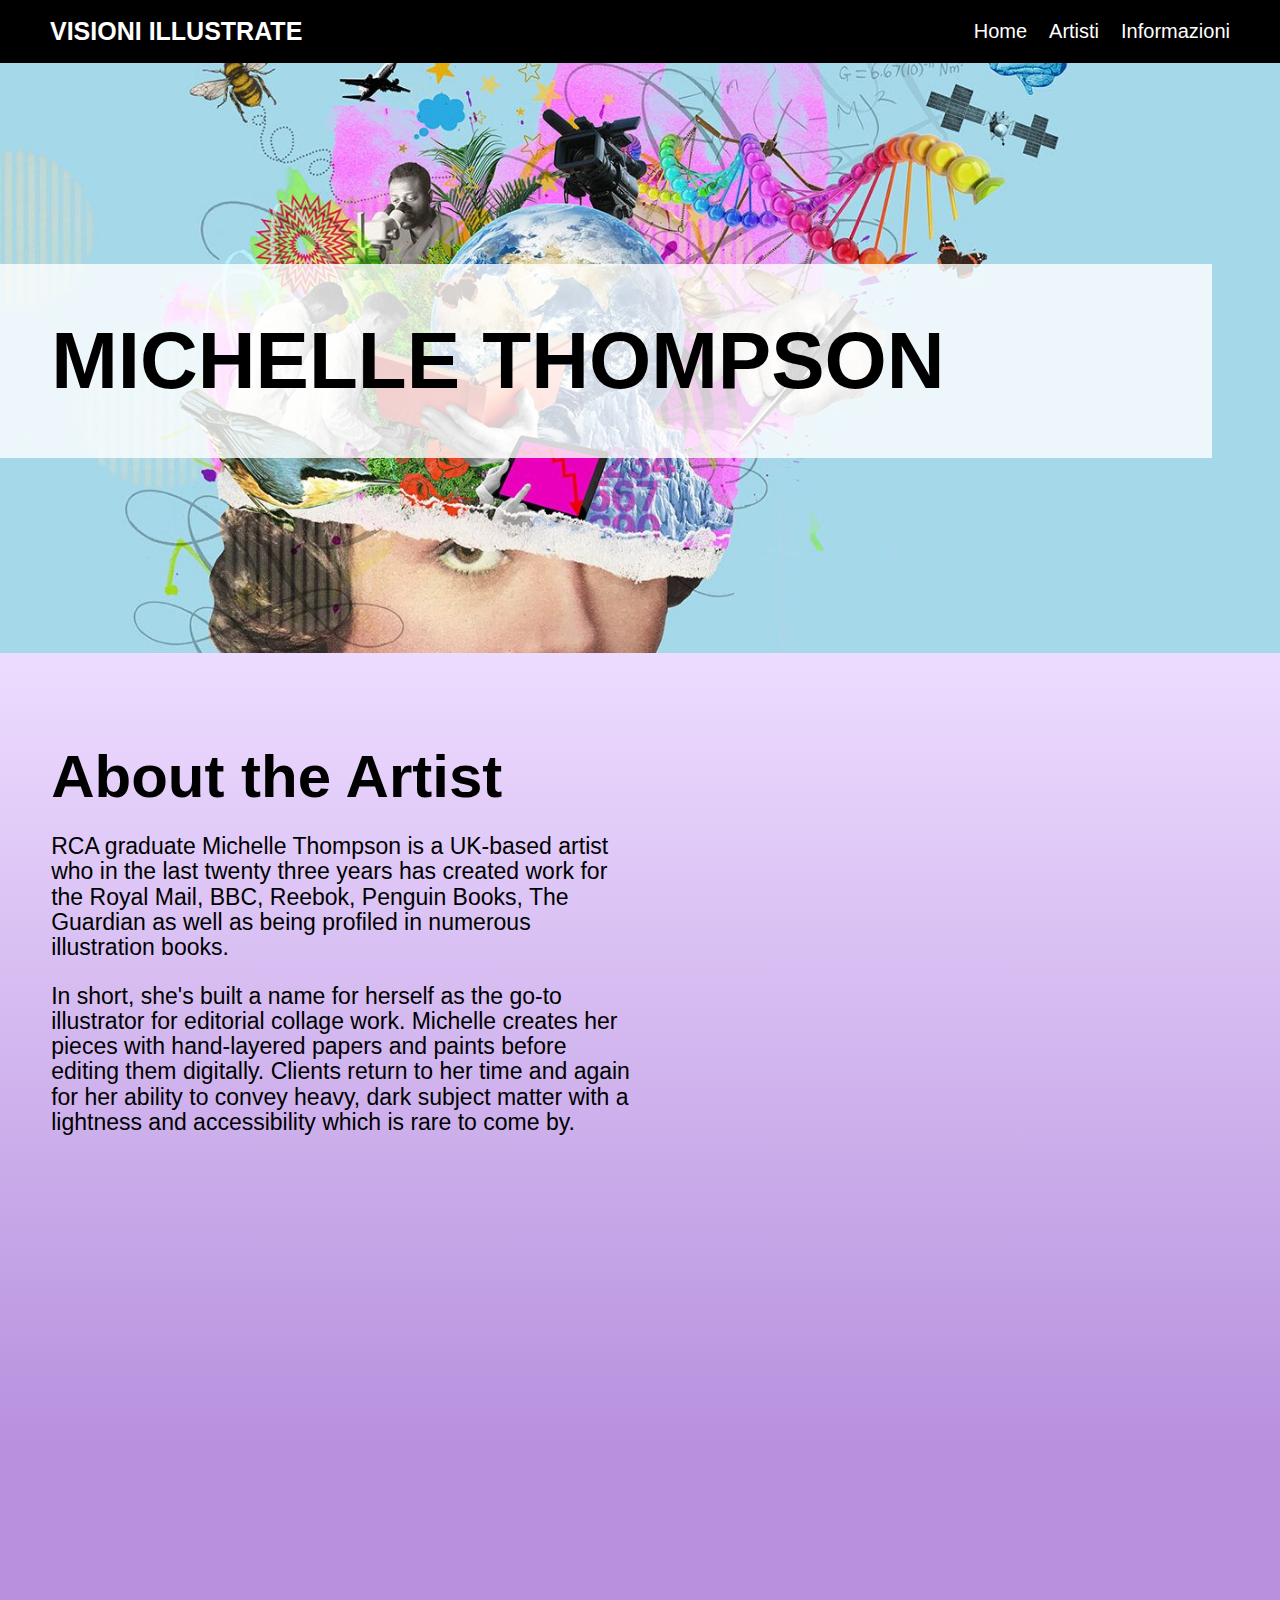
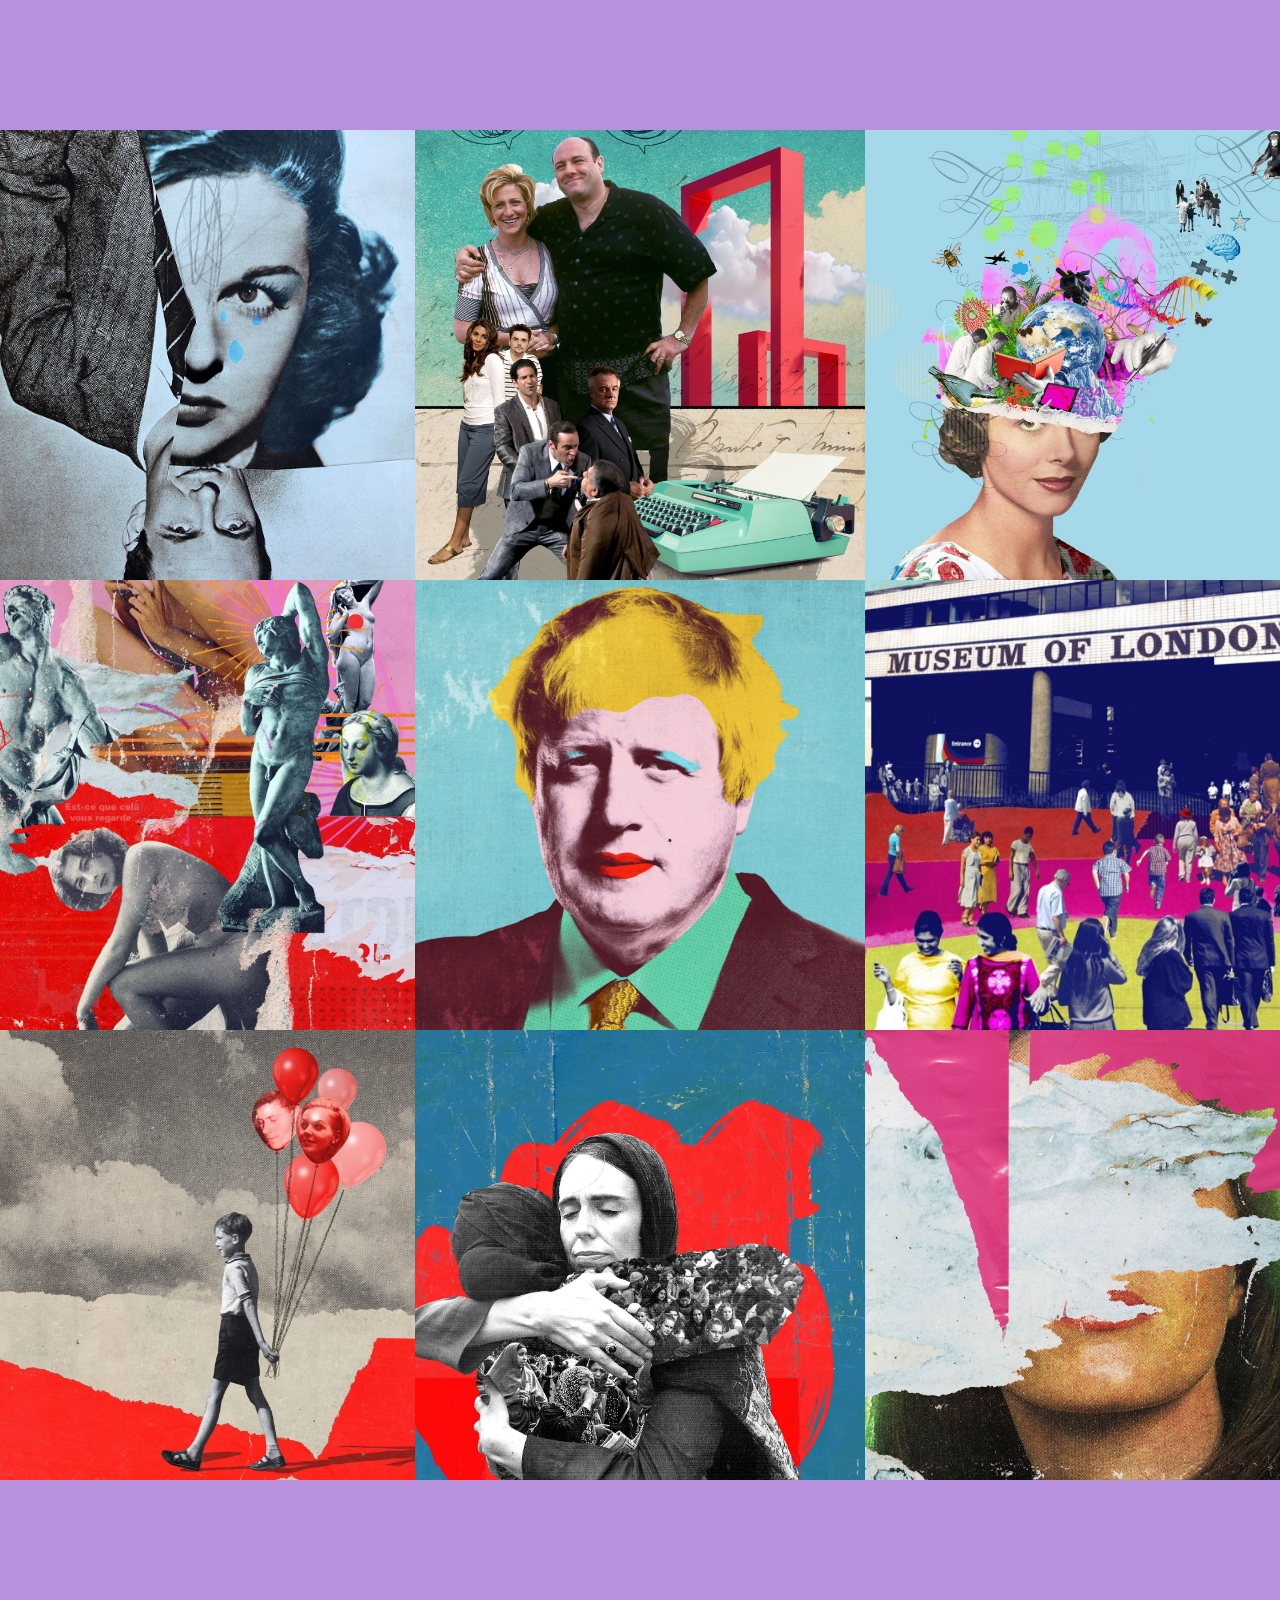
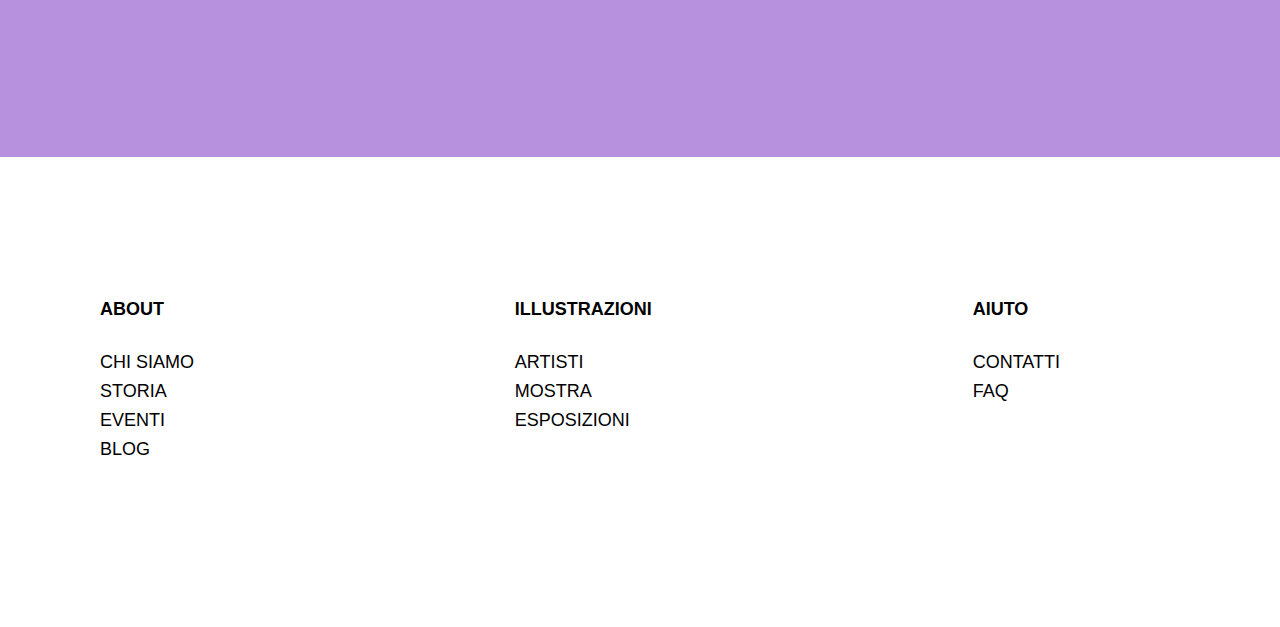
<file: thompson.html>
<!DOCTYPE html>
<html lang="en">
<head>
   <meta charset="UTF-8">
   <meta name="viewport" content="width=device-width, initial-scale=1.0">
   <title>Michelle Thompson</title>
   <link rel="stylesheet" href="css/style.css">
</head>
<body class="thompson">
   <header>
      <h1>VISIONI ILLUSTRATE</h1>
      <nav>
         <ul>
         <li><a href="index.html">Home</a></li>
         <li><a href="artisti.html">Artisti</a></li>
         <li><a href="infomostra.html">Informazioni</a></li>
         </ul>
      </nav>
   </header>

<div class="herosection">
<img src="img/michelle-thompson/Handsome-Frank-Michelle Thompson (3).jpg" alt="">
   <h1>MICHELLE THOMPSON</h1>
</div>

<div class="about">
   <div class="p">
   <h1>About the Artist</h1>
   <p>
      RCA graduate Michelle Thompson is a UK-based artist who in the last twenty three years has created work for the Royal Mail, BBC, Reebok, Penguin Books, The Guardian as well as being profiled in numerous illustration books.
</p>

<p>
   In short, she's built a name for herself as the go-to illustrator for editorial collage work. Michelle creates her pieces with hand-layered papers and paints before editing them digitally. Clients return to her time and again for her ability to convey heavy, dark subject matter with a lightness and accessibility which is rare to come by.
</p>

   </div>
</div>

<div class="cards">

   <div class="cards2">
   
   <div class="card">
      <img src="img/michelle-thompson/Handsome-Frank-Michelle Thompson (1).jpg" alt="">
   </div>

   <div class="card">
      <img src="img/michelle-thompson/Handsome-Frank-Michelle Thompson (2).jpg" alt="">
   </div>
         
   <div class="card">
      <img src="img/michelle-thompson/Handsome-Frank-Michelle Thompson (3).jpg" alt="">
   </div>

   <div class="card">
      <img src="img/michelle-thompson/Handsome-Frank-Michelle Thompson (4).jpg" alt="">
   </div>

   <div class="card">
      <img src="img/michelle-thompson/Handsome-Frank-Michelle Thompson (5).jpg" alt="">
   </div>

   <div class="card">
      <img src="img/michelle-thompson/Handsome-Frank-Michelle Thompson (6).jpg" alt="">
   </div>

   <div class="card">
      <img src="img/michelle-thompson/Handsome-Frank-Michelle Thompson (7).jpg" alt="">
   </div>

   <div class="card">
      <img src="img/michelle-thompson/Handsome-Frank-Michelle Thompson (8).jpg" alt="">
   </div>

   <div class="card">
      <img src="img/michelle-thompson/Handsome-Frank-Michelle Thompson.jpg" alt="">
   </div>

</div>

</div>

<div class="footer-container">
   <div class="footer">
   <div class="footer-heading footer-1000000">
   <h6>ABOUT</h6>
   <a href="#">CHI SIAMO</a>
   <a href="#">STORIA</a>
   <a href="#">EVENTI</a>
   <a href="#">BLOG</a>
   </div>
   <div class="footer-heading footer-2">
   <h6>ILLUSTRAZIONI</h6>
   <a href="#">ARTISTI</a>
   <a href="#">MOSTRA</a>
   <a href="#">ESPOSIZIONI</a>
   </div>
   <div class="footer-heading footer-3">
   <h6>AIUTO</h6>
   <a href="#">CONTATTI</a>
   <a href="#">FAQ</a>
   </div>
   </div>
</div>

</body>
</html>
</file>
<file: css/style.css>
body {
  margin: 0px;
}

header {
  max-width: 100%;
  display: flex;
  justify-content: space-between;
  align-items: center;
  background-color: black;
  color: white;
}

header nav ul {
  display: flex;
  list-style-type: none;
  align-items: center;
  max-width: max-content;
  gap: 22px;
  margin-right: 50px;
}

header nav ul a {
  text-decoration: none;
  font-family: Arial, Helvetica, sans-serif;
  font-size: 20px;
  font-weight: regular;
  color: white;
}

h1 {
  font-family: Arial, Helvetica, sans-serif;
  font-size: 25px;
  font-weight: bold;
}

header h1 {
  margin-left: 50px;
}

.herosection {
  background-color: #FDEED9;
  max-width: 100%;
  height: 600px;
}

.textherosection h1 {
    font-family: Arial, Helvetica, sans-serif;
  font-size: 60px;
  font-weight: bold;
  line-height: 120%;
  color: #301863;
}

.textherosection h2 {
  font-family: Arial, Helvetica, sans-serif;
  font-size: 45px;
  font-weight: bold;
  color: #CA5F76;
}

.textherosection p {
   font-family: Arial, Helvetica, sans-serif;
  font-size: 30px;
  font-weight: bold; 
  color: #301863;
}

.imgherosection img {
  max-width: 100%;
  object-fit: cover;
  height: 590px;
}

.herosection {
  display: flex;
  justify-content: space-between;
  align-items: center;
  gap: 10%;
  padding-left: 50px;
}

.textherosection {
  padding-bottom: 10%;
}

.cards {
display: grid;
grid-template-columns: 3fr 3fr 3fr;
place-items: center;
background-color: #BEE6FF;
gap: 2%;
padding: 8% 8%;
}

.card {
height: 530px;
width: 100%;
background-color: white;
}

.card img {
  object-fit: cover;
  width: 100%;
  height: 85%;
}

.card h4 {
  font-family: Arial, Helvetica, sans-serif;
  font-size: 20px;
  font-weight: bold;
  text-align: center;
}

.inaugurazione {
background: linear-gradient(180deg, #FFF 0%, rgba(231, 196, 218, 0.50) 100%);
max-width: 100%;
height: 700px;
}

.inaugurazione h1 {
  font-family: Arial, Helvetica, sans-serif;
font-size: 60px;
font-weight: bold;
}

.p1 {
  font-family: Arial, Helvetica, sans-serif;
font-size: 23px;
font-style: normal;
line-height: 110%;
width: 580px;
height: 116px;
margin-bottom: 2%;
}

.p2 {
  font-family: Arial, Helvetica, sans-serif;
font-size: 23px;
font-style: normal;
line-height: 110%;
width: 580px;
height: 166px;
}

.testo_ina {
  padding: 50px;
}

.footer-container {
  background-color: #fff;
  padding-bottom: 2rem 0 4rem 0;
}

.footer {
  width: 80%;
  height: 30vh;
  background-color: #fff;
  display: flex;
  justify-content: center;
  margin: 100px;
  justify-content: space-between;
}

.footer-heading {
  display: flex;
  flex-direction: column;
  margin-right: 4rem;
}

.footer-heading h6 {
  margin-bottom: 2rem;
  font-family: Arial, Helvetica, sans-serif;
  font-size: 18px;
  font-weight: bold;
}

.footer-heading a {
  color: #000;
  text-decoration: none;
  margin-bottom: 0.5rem;
  font-family: Arial, Helvetica, sans-serif;
  font-size: 18px;
}


body.artisti {
  margin: 0px;
}

body.artisti header {
  max-width: 100%;
  display: flex;
  justify-content: space-between;
  align-items: center;
  background-color: black;
  color: white;
}

body.artisti header nav ul {
  display: flex;
  list-style-type: none;
  align-items: center;
  max-width: max-content;
  gap: 22px;
  margin-right: 50px;
}

body.artisti header nav ul a {
  text-decoration: none;
  font-family: Arial, Helvetica, sans-serif;
  font-size: 20px;
  font-weight: regular;
  color: white;
}

body.artisti h1 {
  font-family: Arial, Helvetica, sans-serif;
  font-size: 25px;
  font-weight: bold;
}

body.artisti header h1 {
  margin-left: 50px;
}

body.artisti .herosection {
  background-color: #FAF2EF;
  max-width: 100%;
  height: 600px;
}

body.artisti .herosection img {
  max-width: 100%;
  object-fit: cover;
  height: 590px;
}

body.artisti .artisti {
  background: linear-gradient(180deg, #FFF 0%, #BEE6FF 100%);
  max-width: 100%;
  height: 700px;
  }
  
  body.artisti .artisti h1 {
  font-family: Arial, Helvetica, sans-serif;
  font-size: 60px;
  font-weight: bold;
  }
  
  body.artisti .artisti p {
  font-family: Arial, Helvetica, sans-serif;
  font-size: 23px;
  font-style: normal;
  line-height: 110%;
  width: 580px;
  height: 116px;
  margin-bottom: 2%;
  }

  body.artisti .testo_art {
  padding: 50px;
}

body.artisti .cards {
  display: grid;
  grid-template-columns: 3fr 3fr 3fr;
  place-items: center;
  background-color: #BEE6FF;
  gap: 2%;
  padding: 8% 8%;
  }
  
  body.artisti .card {
  height: 530px;
  width: 100%;
  background-color: white;
  }
  
  body.artisti .card img {
  object-fit: cover;
  width: 100%;
  height: 85%;
}
  
body.artisti .card h4 {
  font-family: Arial, Helvetica, sans-serif;
  font-size: 20px;
  font-weight: bold;
  text-align: center;
}

body.artisti .footer-container {
  background-color: #fff;
  padding-bottom: 2rem 0 4rem 0;
}

body.artisti .footer {
  width: 80%;
  height: 30vh;
  background-color: #fff;
  display: flex;
  justify-content: center;
  margin: 100px;
  justify-content: space-between;
}

body.artisti .footer-heading {
  display: flex;
  flex-direction: column;
  margin-right: 4rem;
}

body.artisti .footer-heading h6 {
  margin-bottom: 2rem;
  font-family: Arial, Helvetica, sans-serif;
  font-size: 18px;
  font-weight: bold;
}

body.artisti .footer-heading a {
  color: #000;
  text-decoration: none;
  margin-bottom: 0.5rem;
  font-family: Arial, Helvetica, sans-serif;
  font-size: 18px;
}


body.infomostra {
  margin: 0px;
}

body.infomostra header {
  max-width: 100%;
  display: flex;
  justify-content: space-between;
  align-items: center;
  background-color: black;
  color: white;
}

body.infomostra header nav ul {
  display: flex;
  list-style-type: none;
  align-items: center;
  max-width: max-content;
  gap: 22px;
  margin-right: 50px;
}

body.infomostra header nav ul a {
  text-decoration: none;
  font-family: Arial, Helvetica, sans-serif;
  font-size: 20px;
  font-weight: regular;
  color: white;
}

body.infomostra h1{
  font-family: Arial, Helvetica, sans-serif;
  font-size: 25px;
  font-weight: bold;
}

body.infomostra header h1 {
  margin-left: 50px;
}

body.infomostra .herosection {
  background-color: #1CE5B1;
  max-width: 100%;
  height: 600px;
  padding: 0px;
}

body.infomostra .herosection img {
  max-width: 100%;
  object-fit: cover;
  height: 590px;
}


body.infomostra .infomostra {
  background: linear-gradient(180deg, #FFF 0%, #FFF 36.4%, rgba(28, 229, 177, 0.30) 100%);
  max-width: 100%;
  height: 1290px;
}
  
body.infomostra .infomostra h1 {
  font-family: Arial, Helvetica, sans-serif;
  font-size: 60px;
  font-weight: bold;
  padding-left: 50px;
}
  
body.infomostra .p {
  font-family: Arial, Helvetica, sans-serif;
  font-size: 23px;
  font-style: normal;
  line-height: 110%;
  width: 580px;
  height: 116px;
}

body.infomostra .p {
  padding-left: 50px;
}

  
body.infomostra .footer-container {
  background-color: #fff;
  padding-bottom: 2rem 0 4rem 0;
}

body.infomostra .footer {
  width: 80%;
  height: 30vh;
  background-color: #fff;
  display: flex;
  justify-content: center;
  margin: 100px;
  justify-content: space-between;
}

body.infomostra .footer-heading {
  display: flex;
  flex-direction: column;
  margin-right: 4rem;
}

body.infomostra .footer-heading h6 {
  margin-bottom: 2rem;
  font-family: Arial, Helvetica, sans-serif;
  font-size: 18px;
  font-weight: bold;
}

body.infomostra .footer-heading a {
  color: #000;
  text-decoration: none;
  margin-bottom: 0.5rem;
  font-family: Arial, Helvetica, sans-serif;
  font-size: 18px;
}


body.icinori body {
  margin: 0px;
}

body.icinori header {
  max-width: 100%;
  display: flex;
  justify-content: space-between;
  align-items: center;
  background-color: black;
  color: white;
}

body.icinori header nav ul {
  display: flex;
  list-style-type: none;
  align-items: center;
  max-width: max-content;
  gap: 22px;
  margin-right: 50px;
}

body.icinori header nav ul a {
  text-decoration: none;
  font-family: Arial, Helvetica, sans-serif;
  font-size: 20px;
  font-weight: regular;
  color: white;
}

body.icinori h1 {
  font-family: Arial, Helvetica, sans-serif;
  font-size: 25px;
  font-weight: bold;
}

body.icinori header h1 {
  margin-left: 50px;
}

body.icinori .herosection {
width: 100%;
height: 590px;
position: relative;
padding: 0%;
}

body.icinori .herosection img {
width: 100%;
height: 590px;
object-fit: cover;
}

body.icinori .herosection h1 {
position: absolute;
top: 25%;
left: 0%;
padding-left: 8%;
  font-family: Arial, Helvetica, sans-serif;
font-size: 80px;
font-weight: bold;
background: rgba(255, 255, 255, 0.80);
width: 510px;
padding: 4%;
}

body.icinori .about {
  width: 100%;
  height: 950px;
  background: linear-gradient(180deg, #FFD1BD 0%, #F9976D 100%);
}

body.icinori .about p {
  font-family: Arial, Helvetica, sans-serif;
  font-size: 23px;
  font-style: normal;
  line-height: 110%;
  width: 580px;
}

body.icinori .p h1 {
  font-family: Arial, Helvetica, sans-serif;
  font-size: 60px;
  font-weight: bold;
  margin: 0px;
}

body.icinori .p{
padding: 7% 4%;
}

body.icinori .cards {
  display: grid;
  grid-template-columns: 3fr 3fr 3fr;
  place-items: center;
  justify-content: center;
  background-color: #F9976D;
  height: 1700px;
  position: relative;
  }

  body.icinori .card {
  height: 450px;
  width: 450px;
  }
  
  body.icinori .card img {
  object-fit: cover;
  width: 100%;
  height: 100%;
}

body.icinori .cards2 {
  display: grid;
  grid-template-columns: 3fr 3fr 3fr;
  place-items: center;
  justify-content: center;
  position: absolute;
  background-color: #F9976D;
}

body.icinori .footer-container {
  background-color: #fff;
  padding-bottom: 2rem 0 4rem 0;
}

body.icinori .footer {
  width: 80%;
  height: 30vh;
  background-color: #fff;
  display: flex;
  justify-content: center;
  margin: 100px;
  justify-content: space-between;
}

body.icinori .footer-heading {
  display: flex;
  flex-direction: column;
  margin-right: 4rem;
}

body.icinori .footer-heading h6 {
  margin-bottom: 2rem;
  font-family: Arial, Helvetica, sans-serif;
  font-size: 18px;
  font-weight: bold;
}

body.icinori .footer-heading a {
  color: #000;
  text-decoration: none;
  margin-bottom: 0.5rem;
  font-family: Arial, Helvetica, sans-serif;
  font-size: 18px;
}


body.paulblow body {
  margin: 0px;
}

body.paulblow header {
  max-width: 100%;
  display: flex;
  justify-content: space-between;
  align-items: center;
  background-color: black;
  color: white;
}

body.paulblow header nav ul {
  display: flex;
  list-style-type: none;
  align-items: center;
  max-width: max-content;
  gap: 22px;
  margin-right: 50px;
}

body.paulblow header nav ul a {
  text-decoration: none;
  font-family: Arial, Helvetica, sans-serif;
  font-size: 20px;
  font-weight: regular;
  color: white;
}

body.paulblow h1 {
  font-family: Arial, Helvetica, sans-serif;
  font-size: 25px;
  font-weight: bold;
}

body.paulblow header h1 {
  margin-left: 50px;
}

body.paulblow .herosection {
width: 100%;
height: 590px;
position: relative;
padding: 0%;
}

body.paulblow .herosection img {
width: 100%;
height: 590px;
object-fit: cover;
}

body.paulblow .herosection h1 {
position: absolute;
top: 25%;
left: 0%;
padding-left: 8%;
  font-family: Arial, Helvetica, sans-serif;
font-size: 80px;
font-weight: bold;
background: rgba(255, 255, 255, 0.80);
width: 510px;
padding: 4%;
}

body.paulblow .about {
  width: 100%;
  height: 900px;
  background: linear-gradient(180deg, #FFCAC1 0%, #F58572 100%);
}

body.paulblow .about p {
  font-family: Arial, Helvetica, sans-serif;
  font-size: 23px;
  font-style: normal;
  line-height: 110%;
  width: 580px;
}

body.paulblow .p h1 {
  font-family: Arial, Helvetica, sans-serif;
  font-size: 60px;
  font-weight: bold;
  margin: 0px;
}

body.paulblow .p{
padding: 7% 4%;
}

body.paulblow .cards {
  display: grid;
  grid-template-columns: 3fr 3fr 3fr;
  place-items: center;
  justify-content: center;
  background-color: #F58572;
  height: 1700px;
  position: relative;
  }
  
  body.paulblow .card {
  height: 450px;
  width: 450px;
  }
  
  body.paulblow .card img {
  object-fit: cover;
  width: 100%;
  height: 100%;
}

body.paulblow .cards2 {
  display: grid;
  grid-template-columns: 3fr 3fr 3fr;
  place-items: center;
  justify-content: center;
  position: absolute;
}

body.paulblow .footer-container {
  background-color: #fff;
  padding-bottom: 2rem 0 4rem 0;
}

body.paulblow .footer {
  width: 80%;
  height: 30vh;
  background-color: #fff;
  display: flex;
  justify-content: center;
  margin: 100px;
  justify-content: space-between;
}

body.paulblow .footer-heading {
  display: flex;
  flex-direction: column;
  margin-right: 4rem;
}

body.paulblow .footer-heading h6 {
  margin-bottom: 2rem;
  font-family: Arial, Helvetica, sans-serif;
  font-size: 18px;
  font-weight: bold;
}

body.paulblow .footer-heading a {
  color: #000;
  text-decoration: none;
  margin-bottom: 0.5rem;
  font-family: Arial, Helvetica, sans-serif;
  font-size: 18px;
}


body.thompson body {
  margin: 0px;
}

body.thompson header {
  max-width: 100%;
  display: flex;
  justify-content: space-between;
  align-items: center;
  background-color: black;
  color: white;
}

body.thompson header nav ul {
  display: flex;
  list-style-type: none;
  align-items: center;
  max-width: max-content;
  gap: 22px;
  margin-right: 50px;
}

body.thompson header nav ul a {
  text-decoration: none;
  font-family: Arial, Helvetica, sans-serif;
  font-size: 20px;
  font-weight: regular;
  color: white;
}

body.thompson h1 {
  font-family: Arial, Helvetica, sans-serif;
  font-size: 25px;
  font-weight: bold;
}

body.thompson header h1 {
  margin-left: 50px;
}

body.thompson .herosection {
width: 100%;
height: 590px;
position: relative;
padding: 0%;
}

body.thompson .herosection img {
width: 100%;
height: 590px;
object-fit: cover;
}

body.thompson .herosection h1 {
position: absolute;
top: 25%;
left: 0%;
padding-left: 8%;
  font-family: Arial, Helvetica, sans-serif;
font-size: 80px;
font-weight: bold;
background: rgba(255, 255, 255, 0.80);
width: 1110px;
padding: 4%;
}

body.thompson .about {
  width: 100%;
  height: 800px;
  background: linear-gradient(180deg, #EDDCFF 0%, #B790DE 100%);
}

body.thompson .about p {
  font-family: Arial, Helvetica, sans-serif;
  font-size: 23px;
  font-style: normal;
  line-height: 110%;
  width: 580px;
}

body.thompson .p h1 {
  font-family: Arial, Helvetica, sans-serif;
  font-size: 60px;
  font-weight: bold;
  margin: 0px;
}

body.thompson .p{
padding: 7% 4%;
}

body.thompson .cards {
  display: grid;
  grid-template-columns: 3fr 3fr 3fr;
  place-items: center;
  justify-content: center;
  background-color: #B790DE;
  height: 1700px;
  position: relative;
  }
  
  body.thompson .card {
  height: 450px;
  width: 450px;
  }
  
  body.thompson .card img {
  object-fit: cover;
  width: 100%;
  height: 100%;
}

body.thompson .cards2 {
  display: grid;
  grid-template-columns: 3fr 3fr 3fr;
  place-items: center;
  justify-content: center;
  position: absolute;
}

body.thompson .footer-container {
  background-color: #fff;
  padding-bottom: 2rem 0 4rem 0;
}

body.thompson .footer {
  width: 80%;
  height: 30vh;
  background-color: #fff;
  display: flex;
  justify-content: center;
  margin: 100px;
  justify-content: space-between;
}

body.thompson .footer-heading {
  display: flex;
  flex-direction: column;
  margin-right: 4rem;
}

body.thompson .footer-heading h6 {
  margin-bottom: 2rem;
  font-family: Arial, Helvetica, sans-serif;
  font-size: 18px;
  font-weight: bold;
}

body.thompson .footer-heading a {
  color: #000;
  text-decoration: none;
  margin-bottom: 0.5rem;
  font-family: Arial, Helvetica, sans-serif;
  font-size: 18px;
}

@media screen and (max-width: 600px) {
  body.icinori .cards2 {
    display: grid;
    grid-template-columns: 1fr;
    position: relative;
}
body.paulblow .cards2 {
  display: grid;
  grid-template-columns: 1fr;
  position: relative;
}
  body.thompson .cards2 {
    display: grid;
    grid-template-columns: 1fr;
    position: relative;
}
body.icinori {
  background-color: #F9976D;
}
}
</file>
